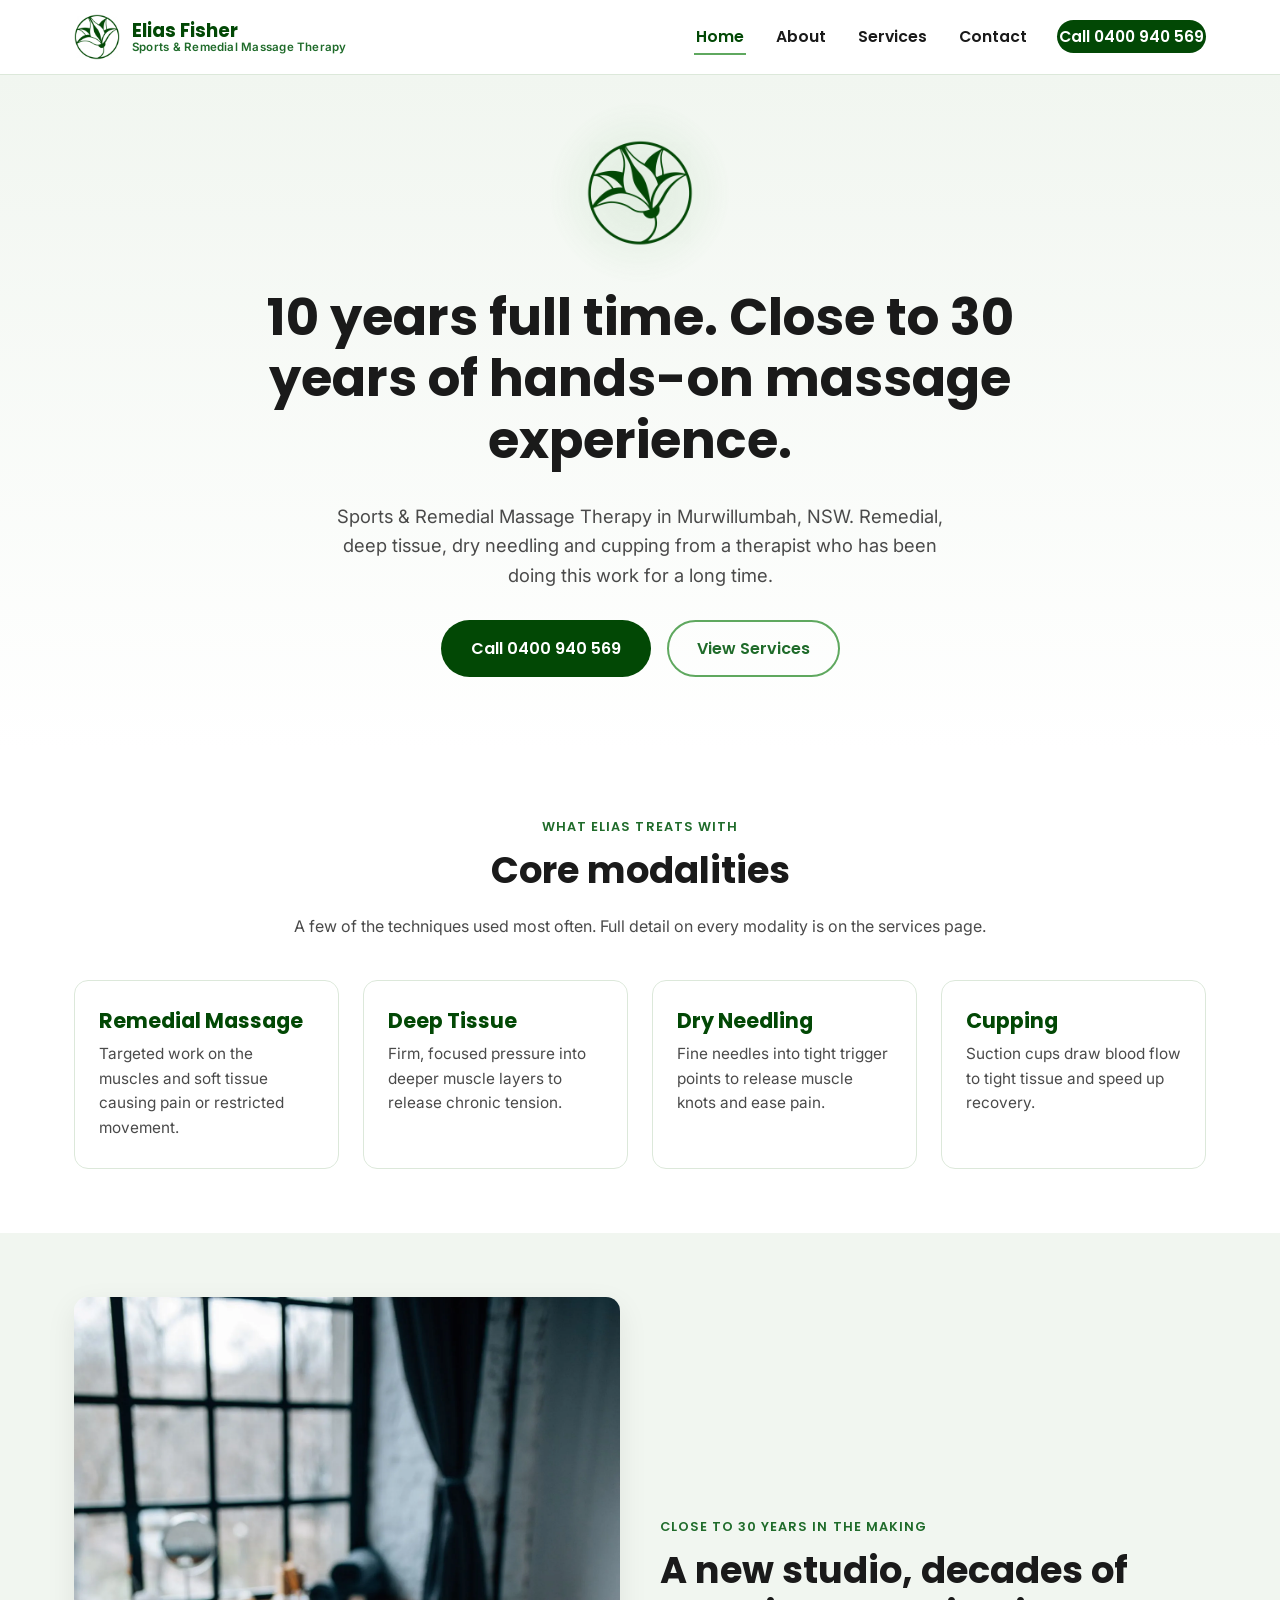
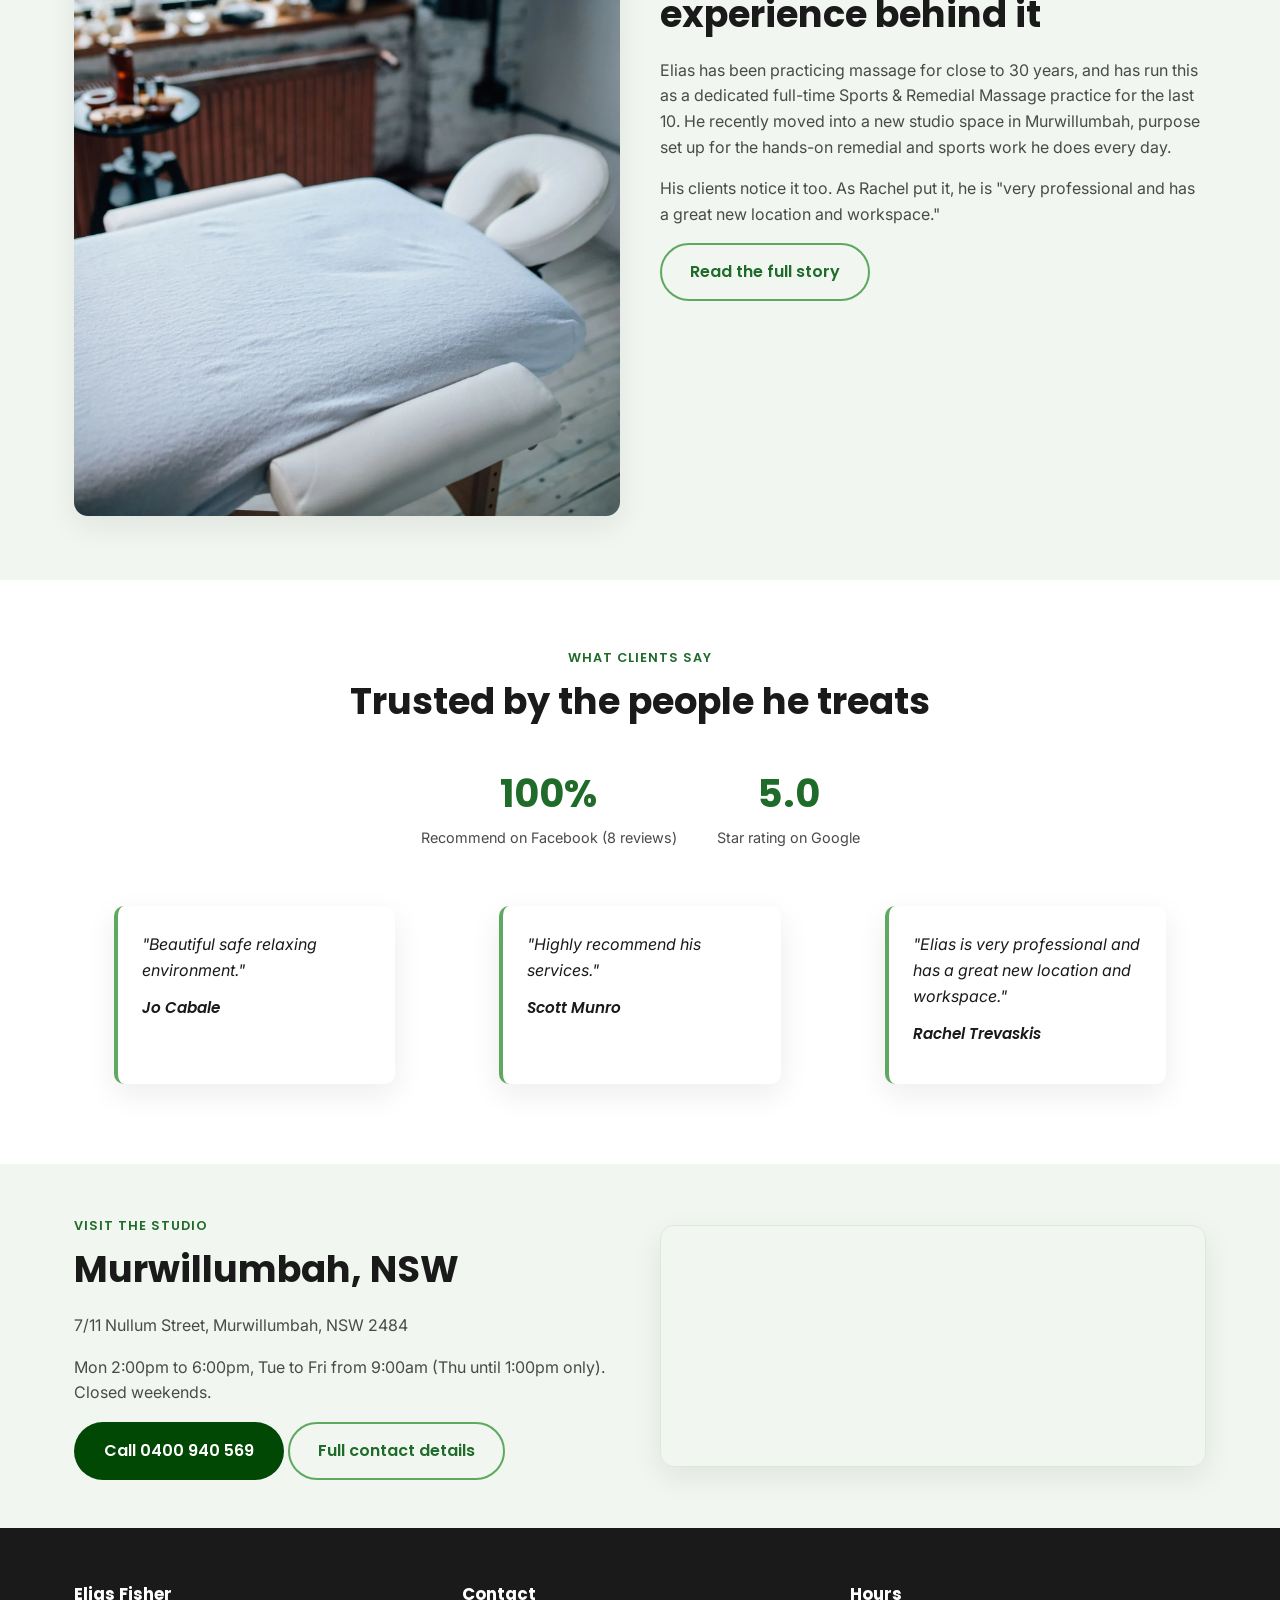
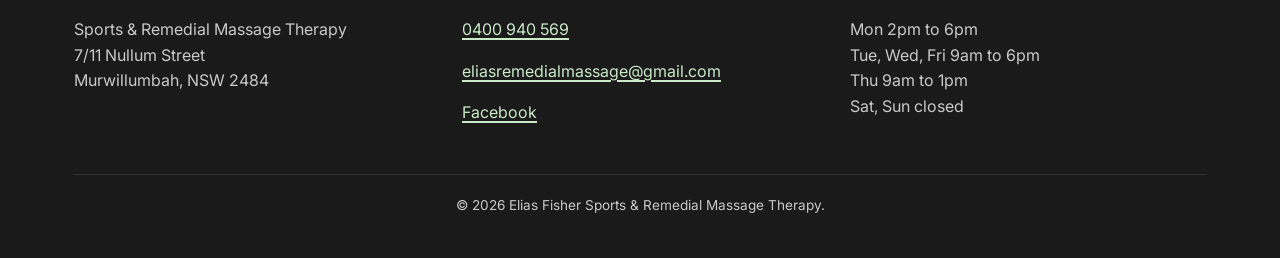
<file: index.html>
<!DOCTYPE html>
<html lang="en-AU">
<head>
<meta charset="UTF-8">
<meta name="viewport" content="width=device-width, initial-scale=1.0">
<title>Elias Fisher Sports & Remedial Massage Therapy | Murwillumbah NSW</title>
<meta name="description" content="Close to 30 years of massage experience, the last 10 full time in Sports & Remedial Massage. Elias Fisher treats clients from his studio in Murwillumbah, NSW.">
<link rel="icon" href="images/favicon.ico?v=2" sizes="any">
<link rel="icon" href="images/favicon-32.png?v=2" type="image/png" sizes="32x32">
<link rel="apple-touch-icon" href="images/apple-touch-icon.png?v=2">

<meta property="og:title" content="Elias Fisher Sports & Remedial Massage Therapy">
<meta property="og:description" content="Close to 30 years of massage experience, the last 10 full time in Sports & Remedial Massage. Based in Murwillumbah, NSW.">
<meta property="og:image" content="images/deep-tissue-back-massage.jpg">
<meta property="og:type" content="website">
<meta property="og:locale" content="en_AU">

<link rel="preconnect" href="https://fonts.googleapis.com">
<link rel="preconnect" href="https://fonts.gstatic.com" crossorigin>
<link href="https://fonts.googleapis.com/css2?family=Poppins:wght@500;600;700&family=Inter:wght@400;500;600&display=swap" rel="stylesheet">
<link rel="stylesheet" href="styles.css">
</head>
<body>
<a class="skip-link" href="#main">Skip to main content</a>

<header class="site-header">
  <nav class="nav-bar" aria-label="Primary">
    <a class="brand" href="index.html">
      <img src="images/logo-icon.png" alt="Elias Fisher Sports & Remedial Massage Therapy logo, a green leaf inside a circle" width="46" height="46">
      <span class="brand-text">
        <span class="brand-name">Elias Fisher</span>
        <span class="brand-tagline">Sports &amp; Remedial Massage Therapy</span>
      </span>
    </a>
    <button class="nav-toggle" aria-label="Open menu" aria-expanded="false" aria-controls="primary-menu">
      <span class="nav-toggle-bar"></span>
      <span class="nav-toggle-bar"></span>
      <span class="nav-toggle-bar"></span>
    </button>
    <ul class="nav-menu" id="primary-menu">
      <li><a href="index.html" aria-current="page">Home</a></li>
      <li><a href="about.html">About</a></li>
      <li><a href="services.html">Services</a></li>
      <li><a href="contact.html">Contact</a></li>
      <li><a class="nav-call" href="tel:+61400940569" data-phone-link>Call 0400 940 569</a></li>
    </ul>
  </nav>
</header>

<main id="main">

  <section class="hero">
    <div class="container hero-inner">
      <div class="hero-icon-wrap">
        <span class="hero-halo" aria-hidden="true"></span>
        <img class="hero-icon" src="images/logo-icon.png" alt="" width="108" height="108">
      </div>
      <div>
        <h1>10 years full time. Close to 30 years of hands-on massage experience.</h1>
        <p class="hero-subhead">Sports &amp; Remedial Massage Therapy in Murwillumbah, NSW. Remedial, deep tissue, dry needling and cupping from a therapist who has been doing this work for a long time.</p>
        <div class="hero-actions">
          <a class="btn btn-primary" href="tel:+61400940569" data-phone-link>Call 0400 940 569</a>
          <a class="btn btn-secondary" href="services.html">View Services</a>
        </div>
      </div>
    </div>
  </section>

  <section aria-labelledby="modalities-heading">
    <div class="container">
      <div class="section-header reveal">
        <span class="eyebrow">What Elias treats with</span>
        <h2 id="modalities-heading">Core modalities</h2>
        <p>A few of the techniques used most often. Full detail on every modality is on the services page.</p>
      </div>
      <div class="card-grid">
        <a class="modality-card reveal" href="services.html#remedial-massage">
          <h3>Remedial Massage</h3>
          <p>Targeted work on the muscles and soft tissue causing pain or restricted movement.</p>
        </a>
        <a class="modality-card reveal" href="services.html#deep-tissue">
          <h3>Deep Tissue</h3>
          <p>Firm, focused pressure into deeper muscle layers to release chronic tension.</p>
        </a>
        <a class="modality-card reveal" href="services.html#dry-needling">
          <h3>Dry Needling</h3>
          <p>Fine needles into tight trigger points to release muscle knots and ease pain.</p>
        </a>
        <a class="modality-card reveal" href="services.html#cupping">
          <h3>Cupping</h3>
          <p>Suction cups draw blood flow to tight tissue and speed up recovery.</p>
        </a>
      </div>
    </div>
  </section>

  <section class="section-alt" aria-labelledby="story-heading">
    <div class="container split">
      <div class="split-media reveal">
        <picture>
          <source srcset="images/remedial-massage-studio-treatment-room.webp" type="image/webp">
          <img src="images/remedial-massage-studio-treatment-room.jpg" alt="Calm treatment room set up for a remedial massage session, with a covered massage table and treatment tools nearby" width="1600" height="2400" loading="lazy">
        </picture>
      </div>
      <div class="reveal">
        <span class="eyebrow">Close to 30 years in the making</span>
        <h2 id="story-heading">A new studio, decades of experience behind it</h2>
        <p>Elias has been practicing massage for close to 30 years, and has run this as a dedicated full-time Sports &amp; Remedial Massage practice for the last 10. He recently moved into a new studio space in Murwillumbah, purpose set up for the hands-on remedial and sports work he does every day.</p>
        <p>His clients notice it too. As Rachel put it, he is "very professional and has a great new location and workspace."</p>
        <a class="btn btn-secondary" href="about.html">Read the full story</a>
      </div>
    </div>
  </section>

  <section aria-labelledby="trust-heading">
    <div class="container">
      <div class="section-header reveal">
        <span class="eyebrow">What clients say</span>
        <h2 id="trust-heading">Trusted by the people he treats</h2>
      </div>
      <div class="trust-stats reveal">
        <div>
          <span class="trust-stat-number">100%</span>
          <span class="stat-label">Recommend on Facebook (8 reviews)</span>
        </div>
        <div>
          <span class="trust-stat-number">5.0</span>
          <span class="stat-label">Star rating on Google</span>
        </div>
      </div>
      <div class="quote-grid">
        <blockquote class="quote-card reveal">
          <p>"Beautiful safe relaxing environment."</p>
          <p class="quote-name">Jo Cabale</p>
        </blockquote>
        <blockquote class="quote-card reveal">
          <p>"Highly recommend his services."</p>
          <p class="quote-name">Scott Munro</p>
        </blockquote>
        <blockquote class="quote-card reveal">
          <p>"Elias is very professional and has a great new location and workspace."</p>
          <p class="quote-name">Rachel Trevaskis</p>
        </blockquote>
      </div>
    </div>
  </section>

  <section class="section-alt section-tight" aria-labelledby="visit-heading">
    <div class="container split">
      <div class="reveal">
        <span class="eyebrow">Visit the studio</span>
        <h2 id="visit-heading">Murwillumbah, NSW</h2>
        <p>7/11 Nullum Street, Murwillumbah, NSW 2484</p>
        <p>Mon 2:00pm to 6:00pm, Tue to Fri from 9:00am (Thu until 1:00pm only). Closed weekends.</p>
        <a class="btn btn-primary" href="tel:+61400940569" data-phone-link>Call 0400 940 569</a>
        <a class="btn btn-secondary" href="contact.html">Full contact details</a>
      </div>
      <div class="split-media map-frame-wrap map-small reveal">
        <iframe
          src="https://www.google.com/maps?q=7-11+Nullum+Street,+Murwillumbah,+NSW,+2484&output=embed"
          title="Map showing Elias Fisher Sports & Remedial Massage Therapy studio location"
          loading="lazy"
          referrerpolicy="no-referrer-when-downgrade"></iframe>
      </div>
    </div>
  </section>

</main>

<footer class="site-footer">
  <div class="container">
    <div class="footer-grid">
      <div>
        <h3>Elias Fisher</h3>
        <p>Sports &amp; Remedial Massage Therapy<br>7/11 Nullum Street<br>Murwillumbah, NSW 2484</p>
      </div>
      <div>
        <h3>Contact</h3>
        <p><a href="tel:+61400940569" data-phone-link>0400 940 569</a></p>
        <p><a href="mailto:eliasremedialmassage@gmail.com">eliasremedialmassage@gmail.com</a></p>
        <p><a href="https://www.facebook.com/EliasRemedialMassage" target="_blank" rel="noopener">Facebook</a></p>
      </div>
      <div>
        <h3>Hours</h3>
        <p>Mon 2pm to 6pm<br>Tue, Wed, Fri 9am to 6pm<br>Thu 9am to 1pm<br>Sat, Sun closed</p>
      </div>
    </div>
    <div class="footer-bottom">
      <p>&copy; 2026 Elias Fisher Sports &amp; Remedial Massage Therapy.</p>
    </div>
  </div>
</footer>

<script src="main.js"></script>
</body>
</html>
</file>
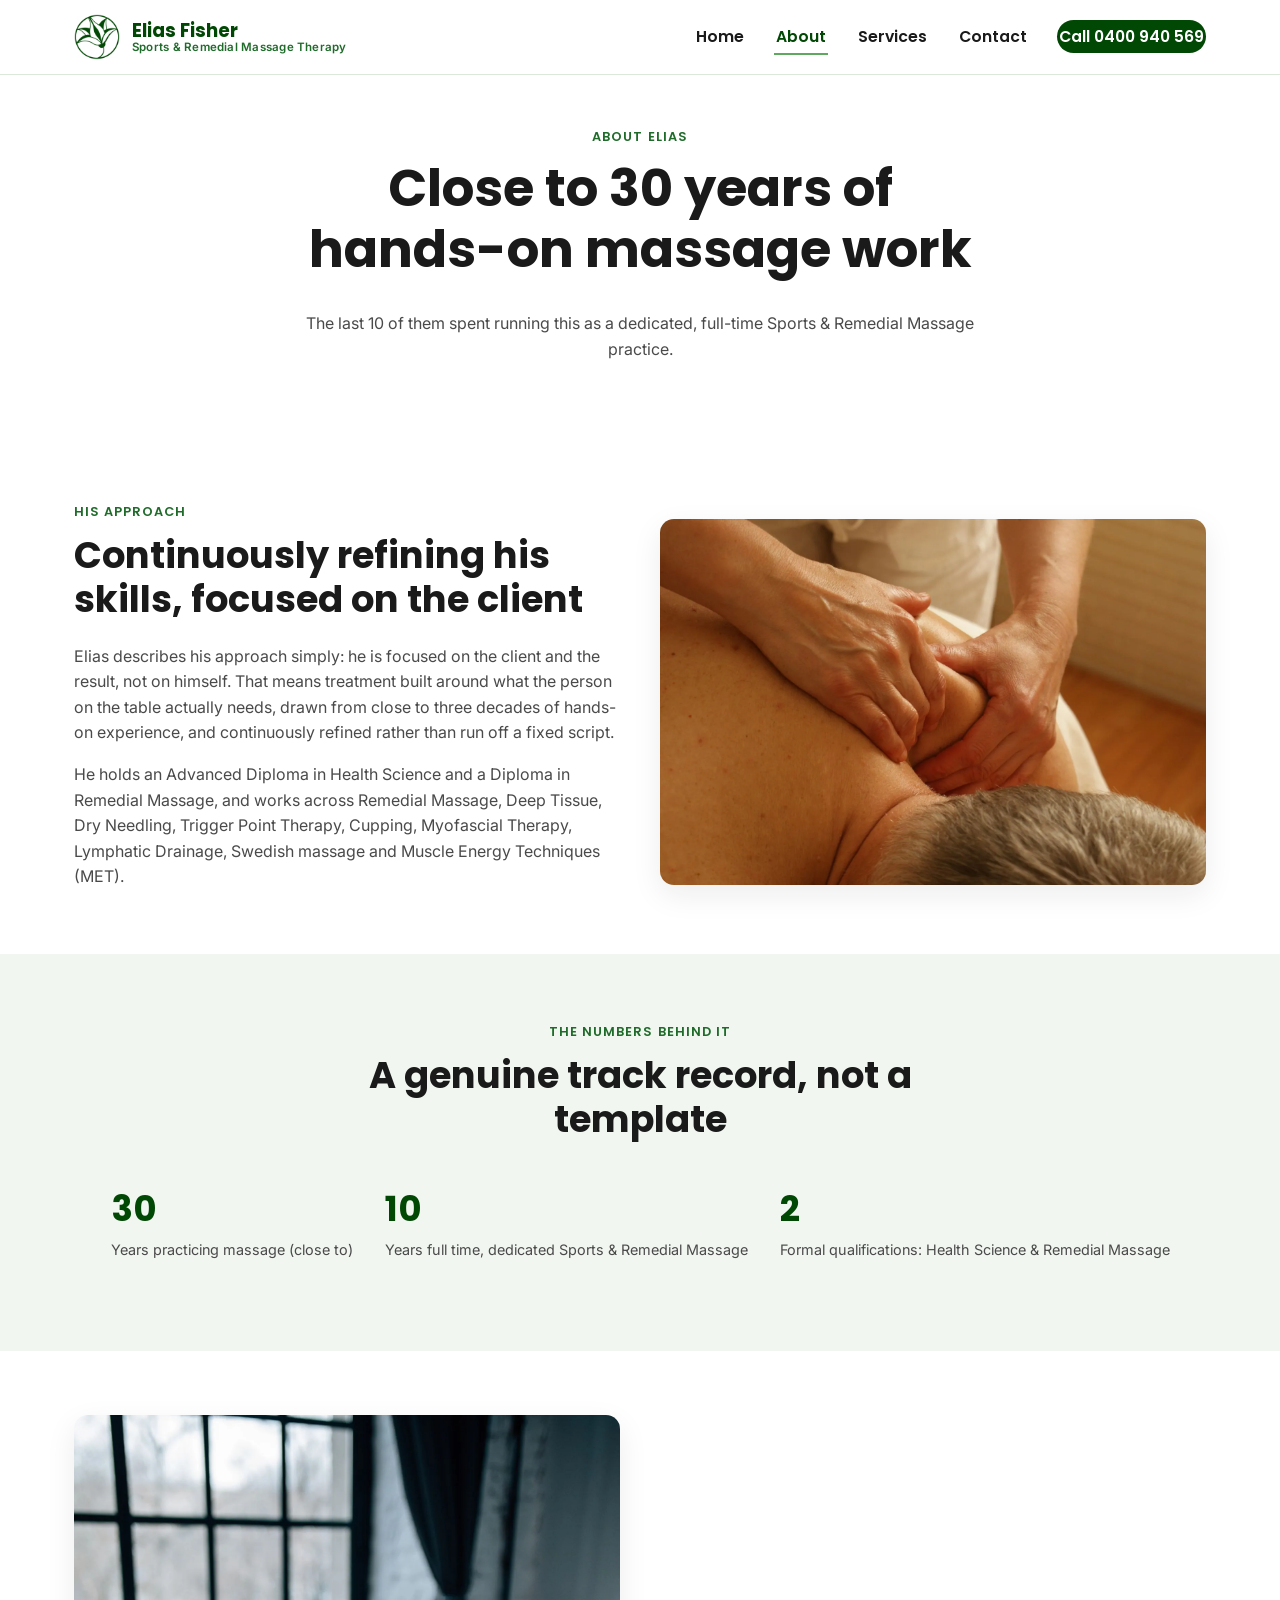
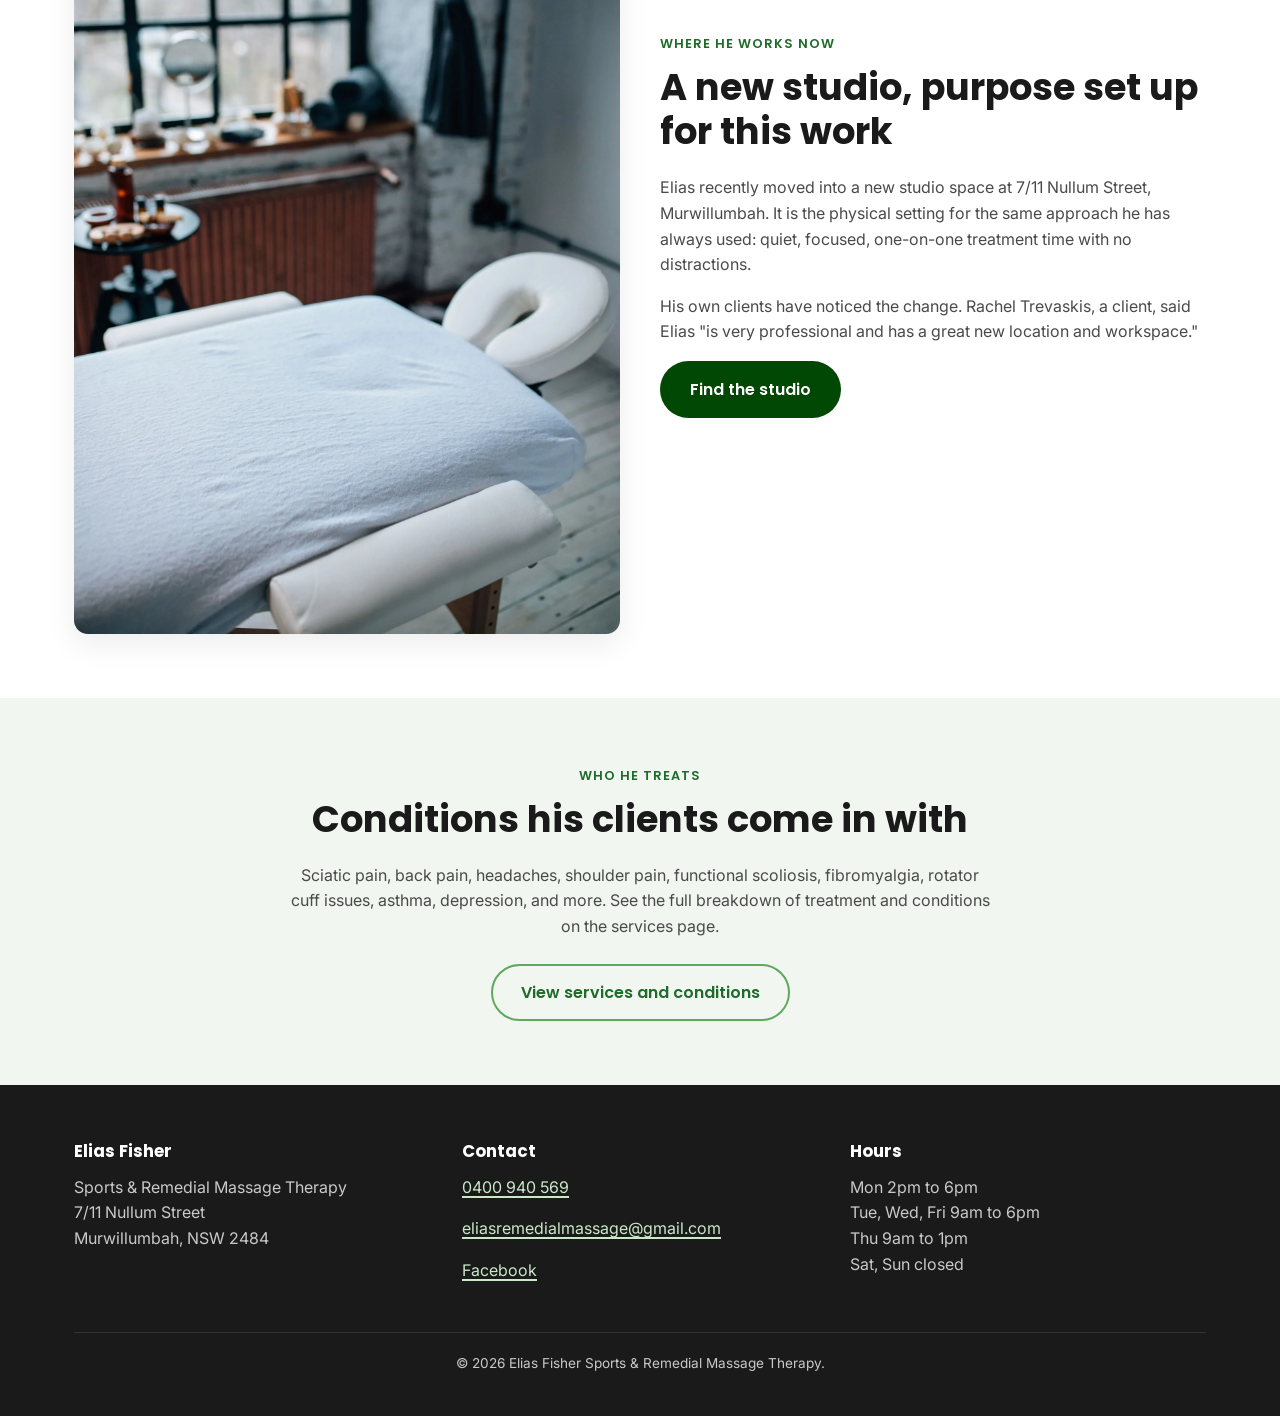
<file: about.html>
<!DOCTYPE html>
<html lang="en-AU">
<head>
<meta charset="UTF-8">
<meta name="viewport" content="width=device-width, initial-scale=1.0">
<title>About Elias Fisher | Sports & Remedial Massage Therapy, Murwillumbah</title>
<meta name="description" content="Close to 30 years practicing massage, the last 10 full time as a dedicated Sports & Remedial Massage Therapist. Advanced Diploma in Health Science, Diploma in Remedial Massage.">
<link rel="icon" href="images/favicon.ico?v=2" sizes="any">
<link rel="icon" href="images/favicon-32.png?v=2" type="image/png" sizes="32x32">
<link rel="apple-touch-icon" href="images/apple-touch-icon.png?v=2">

<meta property="og:title" content="About Elias Fisher | Sports & Remedial Massage Therapy">
<meta property="og:description" content="Close to 30 years practicing massage, the last 10 full time as a dedicated Sports & Remedial Massage Therapist in Murwillumbah, NSW.">
<meta property="og:image" content="images/deep-tissue-shoulder-massage.jpg">
<meta property="og:type" content="website">
<meta property="og:locale" content="en_AU">

<link rel="preconnect" href="https://fonts.googleapis.com">
<link rel="preconnect" href="https://fonts.gstatic.com" crossorigin>
<link href="https://fonts.googleapis.com/css2?family=Poppins:wght@500;600;700&family=Inter:wght@400;500;600&display=swap" rel="stylesheet">
<link rel="stylesheet" href="styles.css">
</head>
<body>
<a class="skip-link" href="#main">Skip to main content</a>

<header class="site-header">
  <nav class="nav-bar" aria-label="Primary">
    <a class="brand" href="index.html">
      <img src="images/logo-icon.png" alt="Elias Fisher Sports & Remedial Massage Therapy logo, a green leaf inside a circle" width="46" height="46">
      <span class="brand-text">
        <span class="brand-name">Elias Fisher</span>
        <span class="brand-tagline">Sports &amp; Remedial Massage Therapy</span>
      </span>
    </a>
    <button class="nav-toggle" aria-label="Open menu" aria-expanded="false" aria-controls="primary-menu">
      <span class="nav-toggle-bar"></span>
      <span class="nav-toggle-bar"></span>
      <span class="nav-toggle-bar"></span>
    </button>
    <ul class="nav-menu" id="primary-menu">
      <li><a href="index.html">Home</a></li>
      <li><a href="about.html" aria-current="page">About</a></li>
      <li><a href="services.html">Services</a></li>
      <li><a href="contact.html">Contact</a></li>
      <li><a class="nav-call" href="tel:+61400940569" data-phone-link>Call 0400 940 569</a></li>
    </ul>
  </nav>
</header>

<main id="main">

  <section class="section-tight">
    <div class="container">
      <div class="section-header reveal">
        <span class="eyebrow">About Elias</span>
        <h1>Close to 30 years of hands-on massage work</h1>
        <p>The last 10 of them spent running this as a dedicated, full-time Sports &amp; Remedial Massage practice.</p>
      </div>
    </div>
  </section>

  <section class="section-tight" aria-labelledby="approach-heading">
    <div class="container split split-reverse">
      <div class="split-media reveal">
        <picture>
          <source srcset="images/deep-tissue-shoulder-massage.webp" type="image/webp">
          <img src="images/deep-tissue-shoulder-massage.jpg" alt="Close-up of a therapist applying focused thumb pressure to a client's shoulder during a deep tissue massage" width="1600" height="1071" loading="lazy">
        </picture>
      </div>
      <div class="reveal">
        <span class="eyebrow">His approach</span>
        <h2 id="approach-heading">Continuously refining his skills, focused on the client</h2>
        <p>Elias describes his approach simply: he is focused on the client and the result, not on himself. That means treatment built around what the person on the table actually needs, drawn from close to three decades of hands-on experience, and continuously refined rather than run off a fixed script.</p>
        <p>He holds an Advanced Diploma in Health Science and a Diploma in Remedial Massage, and works across Remedial Massage, Deep Tissue, Dry Needling, Trigger Point Therapy, Cupping, Myofascial Therapy, Lymphatic Drainage, Swedish massage and Muscle Energy Techniques (MET).</p>
      </div>
    </div>
  </section>

  <section class="section-alt" aria-labelledby="timeline-heading">
    <div class="container">
      <div class="section-header reveal">
        <span class="eyebrow">The numbers behind it</span>
        <h2 id="timeline-heading">A genuine track record, not a template</h2>
      </div>
      <div class="stat-row reveal stat-row-centered">
        <div class="stat">
          <span class="stat-number">30</span>
          <span class="stat-label">Years practicing massage (close to)</span>
        </div>
        <div class="stat">
          <span class="stat-number">10</span>
          <span class="stat-label">Years full time, dedicated Sports &amp; Remedial Massage</span>
        </div>
        <div class="stat">
          <span class="stat-number">2</span>
          <span class="stat-label">Formal qualifications: Health Science &amp; Remedial Massage</span>
        </div>
      </div>
    </div>
  </section>

  <section aria-labelledby="studio-heading">
    <div class="container split">
      <div class="split-media reveal">
        <picture>
          <source srcset="images/remedial-massage-studio-treatment-room.webp" type="image/webp">
          <img src="images/remedial-massage-studio-treatment-room.jpg" alt="Quiet, purpose-set-up treatment room with a covered massage table, ready for a session" width="1600" height="2400" loading="lazy">
        </picture>
      </div>
      <div class="reveal">
        <span class="eyebrow">Where he works now</span>
        <h2 id="studio-heading">A new studio, purpose set up for this work</h2>
        <p>Elias recently moved into a new studio space at 7/11 Nullum Street, Murwillumbah. It is the physical setting for the same approach he has always used: quiet, focused, one-on-one treatment time with no distractions.</p>
        <p>His own clients have noticed the change. Rachel Trevaskis, a client, said Elias "is very professional and has a great new location and workspace."</p>
        <a class="btn btn-primary" href="contact.html">Find the studio</a>
      </div>
    </div>
  </section>

  <section class="section-alt" aria-labelledby="conditions-heading">
    <div class="container text-center">
      <div class="section-header reveal section-header-tight">
        <span class="eyebrow">Who he treats</span>
        <h2 id="conditions-heading">Conditions his clients come in with</h2>
        <p>Sciatic pain, back pain, headaches, shoulder pain, functional scoliosis, fibromyalgia, rotator cuff issues, asthma, depression, and more. See the full breakdown of treatment and conditions on the services page.</p>
      </div>
      <a class="btn btn-secondary reveal" href="services.html">View services and conditions</a>
    </div>
  </section>

</main>

<footer class="site-footer">
  <div class="container">
    <div class="footer-grid">
      <div>
        <h3>Elias Fisher</h3>
        <p>Sports &amp; Remedial Massage Therapy<br>7/11 Nullum Street<br>Murwillumbah, NSW 2484</p>
      </div>
      <div>
        <h3>Contact</h3>
        <p><a href="tel:+61400940569" data-phone-link>0400 940 569</a></p>
        <p><a href="mailto:eliasremedialmassage@gmail.com">eliasremedialmassage@gmail.com</a></p>
        <p><a href="https://www.facebook.com/EliasRemedialMassage" target="_blank" rel="noopener">Facebook</a></p>
      </div>
      <div>
        <h3>Hours</h3>
        <p>Mon 2pm to 6pm<br>Tue, Wed, Fri 9am to 6pm<br>Thu 9am to 1pm<br>Sat, Sun closed</p>
      </div>
    </div>
    <div class="footer-bottom">
      <p>&copy; 2026 Elias Fisher Sports &amp; Remedial Massage Therapy.</p>
    </div>
  </div>
</footer>

<script src="main.js"></script>
</body>
</html>
</file>
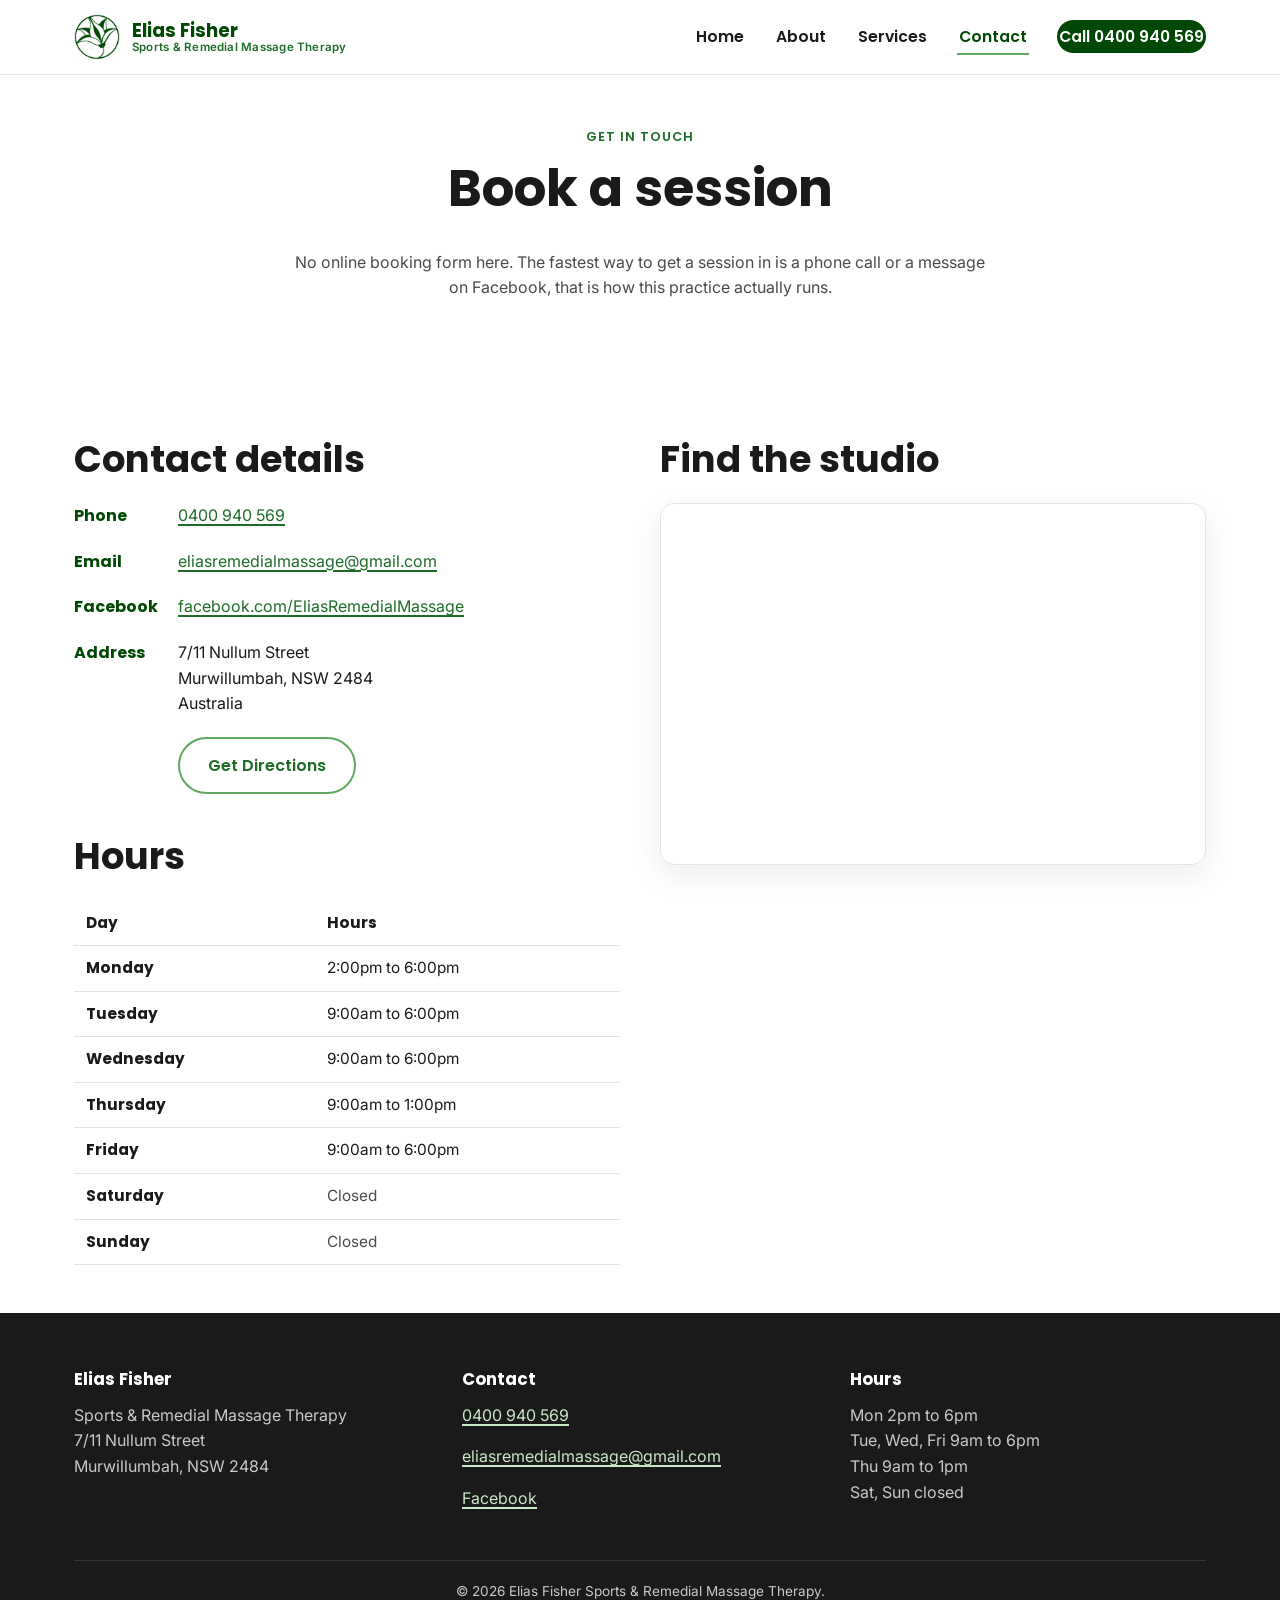
<file: contact.html>
<!DOCTYPE html>
<html lang="en-AU">
<head>
<meta charset="UTF-8">
<meta name="viewport" content="width=device-width, initial-scale=1.0">
<title>Contact | Elias Fisher Sports & Remedial Massage Therapy, Murwillumbah</title>
<meta name="description" content="Call, email or message Elias Fisher Sports & Remedial Massage Therapy at 7/11 Nullum Street, Murwillumbah, NSW 2484. Phone 0400 940 569.">
<link rel="icon" href="images/favicon.ico?v=2" sizes="any">
<link rel="icon" href="images/favicon-32.png?v=2" type="image/png" sizes="32x32">
<link rel="apple-touch-icon" href="images/apple-touch-icon.png?v=2">

<meta property="og:title" content="Contact | Elias Fisher Sports & Remedial Massage Therapy">
<meta property="og:description" content="7/11 Nullum Street, Murwillumbah, NSW 2484. Phone 0400 940 569. The fastest way to book is a call or a Facebook message.">
<meta property="og:image" content="images/remedial-massage-studio-treatment-room.jpg">
<meta property="og:type" content="website">
<meta property="og:locale" content="en_AU">

<link rel="preconnect" href="https://fonts.googleapis.com">
<link rel="preconnect" href="https://fonts.gstatic.com" crossorigin>
<link href="https://fonts.googleapis.com/css2?family=Poppins:wght@500;600;700&family=Inter:wght@400;500;600&display=swap" rel="stylesheet">
<link rel="stylesheet" href="styles.css">
</head>
<body>
<a class="skip-link" href="#main">Skip to main content</a>

<header class="site-header">
  <nav class="nav-bar" aria-label="Primary">
    <a class="brand" href="index.html">
      <img src="images/logo-icon.png" alt="Elias Fisher Sports & Remedial Massage Therapy logo, a green leaf inside a circle" width="46" height="46">
      <span class="brand-text">
        <span class="brand-name">Elias Fisher</span>
        <span class="brand-tagline">Sports &amp; Remedial Massage Therapy</span>
      </span>
    </a>
    <button class="nav-toggle" aria-label="Open menu" aria-expanded="false" aria-controls="primary-menu">
      <span class="nav-toggle-bar"></span>
      <span class="nav-toggle-bar"></span>
      <span class="nav-toggle-bar"></span>
    </button>
    <ul class="nav-menu" id="primary-menu">
      <li><a href="index.html">Home</a></li>
      <li><a href="about.html">About</a></li>
      <li><a href="services.html">Services</a></li>
      <li><a href="contact.html" aria-current="page">Contact</a></li>
      <li><a class="nav-call" href="tel:+61400940569" data-phone-link>Call 0400 940 569</a></li>
    </ul>
  </nav>
</header>

<main id="main">

  <section class="section-tight">
    <div class="container">
      <div class="section-header reveal">
        <span class="eyebrow">Get in touch</span>
        <h1>Book a session</h1>
        <p>No online booking form here. The fastest way to get a session in is a phone call or a message on Facebook, that is how this practice actually runs.</p>
      </div>
    </div>
  </section>

  <section class="section-tight" aria-label="Contact details and location">
    <div class="container contact-grid">

      <div class="reveal">
        <h2>Contact details</h2>

        <div class="contact-detail">
          <span class="contact-detail-label">Phone</span>
          <a href="tel:+61400940569" data-phone-link>0400 940 569</a>
        </div>

        <div class="contact-detail">
          <span class="contact-detail-label">Email</span>
          <a href="mailto:eliasremedialmassage@gmail.com">eliasremedialmassage@gmail.com</a>
        </div>

        <div class="contact-detail">
          <span class="contact-detail-label">Facebook</span>
          <a href="https://www.facebook.com/EliasRemedialMassage" target="_blank" rel="noopener">facebook.com/EliasRemedialMassage</a>
        </div>

        <div class="contact-detail">
          <span class="contact-detail-label">Address</span>
          <span>7/11 Nullum Street<br>Murwillumbah, NSW 2484<br>Australia</span>
        </div>

        <div class="contact-detail">
          <span class="contact-detail-label"></span>
          <a class="btn btn-secondary" href="https://www.google.com/maps/dir/?api=1&destination=7-11+Nullum+Street,+Murwillumbah,+NSW,+2484" target="_blank" rel="noopener">Get Directions</a>
        </div>

        <h2 class="mt-lg">Hours</h2>
        <table class="hours-table">
          <thead>
            <tr><th scope="col">Day</th><th scope="col">Hours</th></tr>
          </thead>
          <tbody>
            <tr><th scope="row">Monday</th><td>2:00pm to 6:00pm</td></tr>
            <tr><th scope="row">Tuesday</th><td>9:00am to 6:00pm</td></tr>
            <tr><th scope="row">Wednesday</th><td>9:00am to 6:00pm</td></tr>
            <tr><th scope="row">Thursday</th><td>9:00am to 1:00pm</td></tr>
            <tr><th scope="row">Friday</th><td>9:00am to 6:00pm</td></tr>
            <tr><th scope="row">Saturday</th><td class="closed">Closed</td></tr>
            <tr><th scope="row">Sunday</th><td class="closed">Closed</td></tr>
          </tbody>
        </table>
      </div>

      <div class="reveal">
        <h2>Find the studio</h2>
        <div class="map-frame-wrap">
          <iframe
            src="https://www.google.com/maps?q=7-11+Nullum+Street,+Murwillumbah,+NSW,+2484&output=embed"
            title="Map showing Elias Fisher Sports & Remedial Massage Therapy studio location at 7/11 Nullum Street, Murwillumbah"
            loading="lazy"
            referrerpolicy="no-referrer-when-downgrade"></iframe>
        </div>
      </div>

    </div>
  </section>

</main>

<footer class="site-footer">
  <div class="container">
    <div class="footer-grid">
      <div>
        <h3>Elias Fisher</h3>
        <p>Sports &amp; Remedial Massage Therapy<br>7/11 Nullum Street<br>Murwillumbah, NSW 2484</p>
      </div>
      <div>
        <h3>Contact</h3>
        <p><a href="tel:+61400940569" data-phone-link>0400 940 569</a></p>
        <p><a href="mailto:eliasremedialmassage@gmail.com">eliasremedialmassage@gmail.com</a></p>
        <p><a href="https://www.facebook.com/EliasRemedialMassage" target="_blank" rel="noopener">Facebook</a></p>
      </div>
      <div>
        <h3>Hours</h3>
        <p>Mon 2pm to 6pm<br>Tue, Wed, Fri 9am to 6pm<br>Thu 9am to 1pm<br>Sat, Sun closed</p>
      </div>
    </div>
    <div class="footer-bottom">
      <p>&copy; 2026 Elias Fisher Sports &amp; Remedial Massage Therapy.</p>
    </div>
  </div>
</footer>

<script src="main.js"></script>
</body>
</html>
</file>
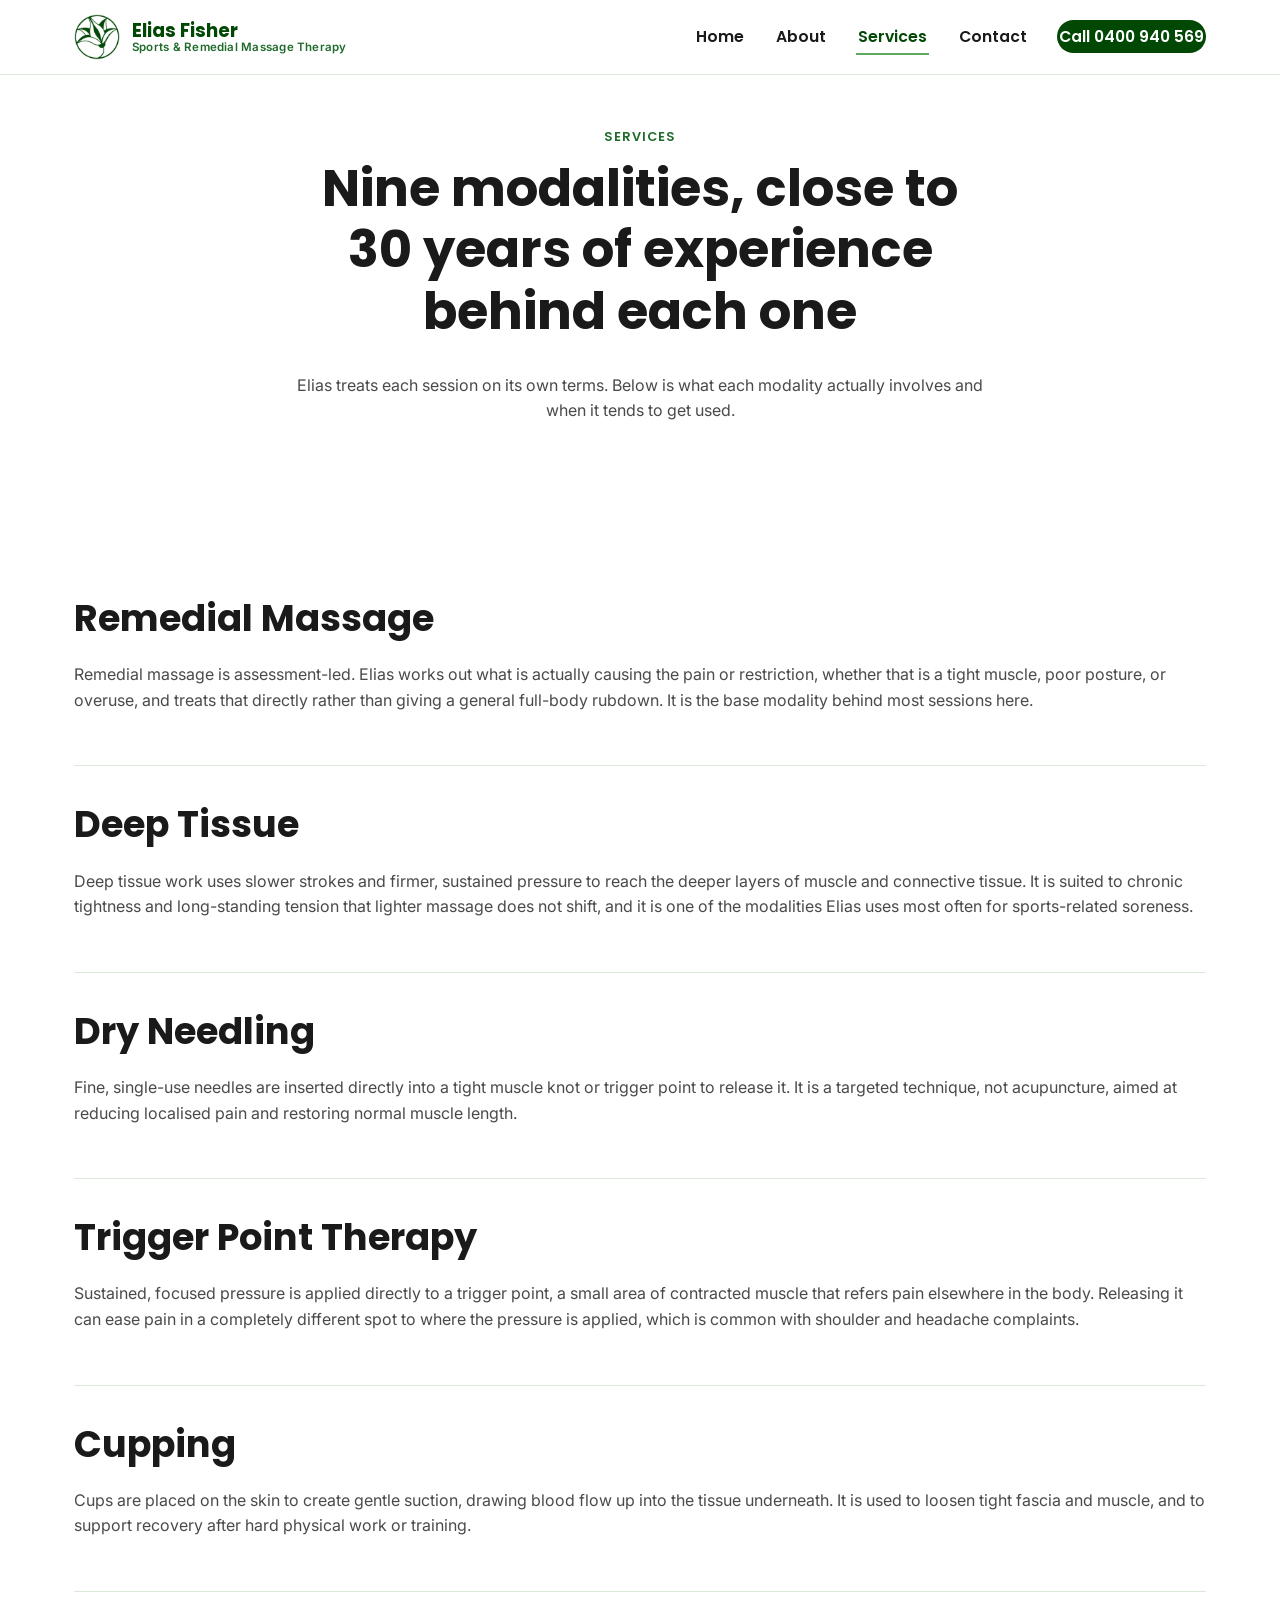
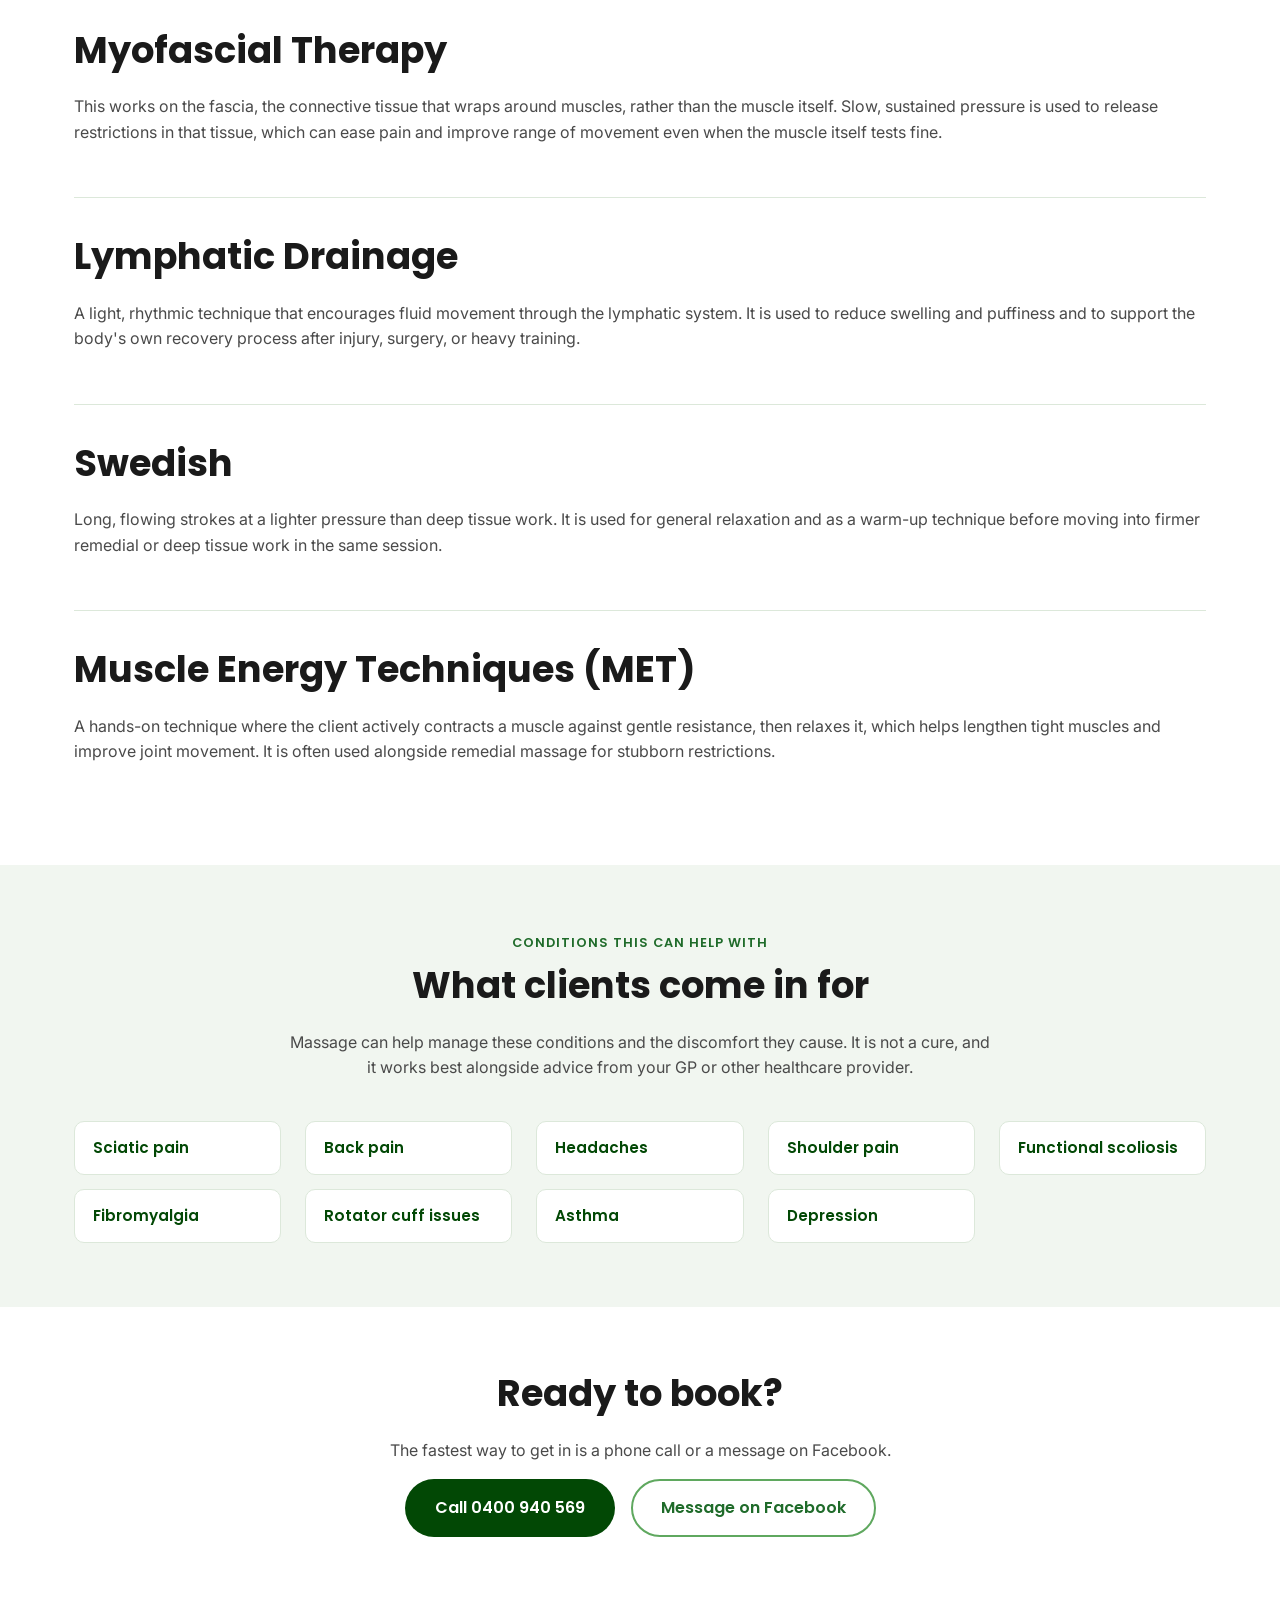
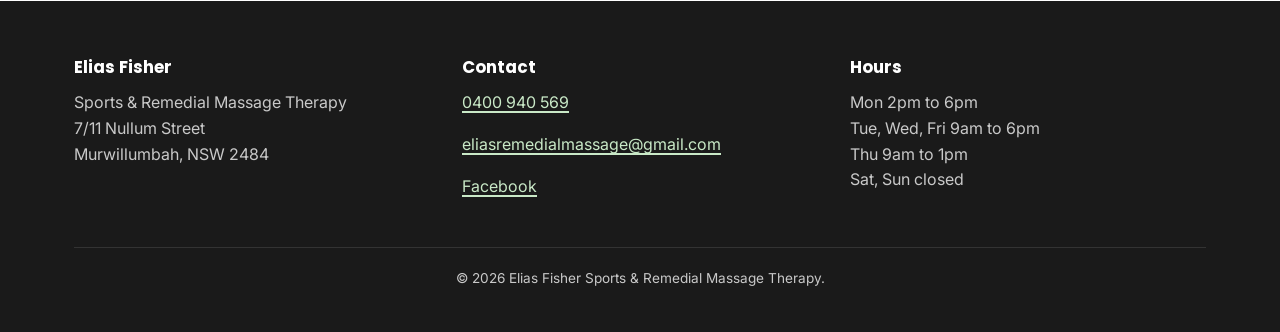
<file: services.html>
<!DOCTYPE html>
<html lang="en-AU">
<head>
<meta charset="UTF-8">
<meta name="viewport" content="width=device-width, initial-scale=1.0">
<title>Services | Elias Fisher Sports & Remedial Massage Therapy, Murwillumbah</title>
<meta name="description" content="Remedial massage, deep tissue, dry needling, cupping, myofascial therapy, lymphatic drainage, trigger point therapy, Swedish and MET, offered in Murwillumbah, NSW.">
<link rel="icon" href="images/favicon.ico?v=2" sizes="any">
<link rel="icon" href="images/favicon-32.png?v=2" type="image/png" sizes="32x32">
<link rel="apple-touch-icon" href="images/apple-touch-icon.png?v=2">

<meta property="og:title" content="Services | Elias Fisher Sports & Remedial Massage Therapy">
<meta property="og:description" content="Remedial massage, deep tissue, dry needling, cupping, myofascial therapy, lymphatic drainage, trigger point therapy, Swedish and MET in Murwillumbah, NSW.">
<meta property="og:image" content="images/cupping-therapy-treatment.jpg">
<meta property="og:type" content="website">
<meta property="og:locale" content="en_AU">

<link rel="preconnect" href="https://fonts.googleapis.com">
<link rel="preconnect" href="https://fonts.gstatic.com" crossorigin>
<link href="https://fonts.googleapis.com/css2?family=Poppins:wght@500;600;700&family=Inter:wght@400;500;600&display=swap" rel="stylesheet">
<link rel="stylesheet" href="styles.css">
</head>
<body>
<a class="skip-link" href="#main">Skip to main content</a>

<header class="site-header">
  <nav class="nav-bar" aria-label="Primary">
    <a class="brand" href="index.html">
      <img src="images/logo-icon.png" alt="Elias Fisher Sports & Remedial Massage Therapy logo, a green leaf inside a circle" width="46" height="46">
      <span class="brand-text">
        <span class="brand-name">Elias Fisher</span>
        <span class="brand-tagline">Sports &amp; Remedial Massage Therapy</span>
      </span>
    </a>
    <button class="nav-toggle" aria-label="Open menu" aria-expanded="false" aria-controls="primary-menu">
      <span class="nav-toggle-bar"></span>
      <span class="nav-toggle-bar"></span>
      <span class="nav-toggle-bar"></span>
    </button>
    <ul class="nav-menu" id="primary-menu">
      <li><a href="index.html">Home</a></li>
      <li><a href="about.html">About</a></li>
      <li><a href="services.html" aria-current="page">Services</a></li>
      <li><a href="contact.html">Contact</a></li>
      <li><a class="nav-call" href="tel:+61400940569" data-phone-link>Call 0400 940 569</a></li>
    </ul>
  </nav>
</header>

<main id="main">

  <section class="section-tight">
    <div class="container">
      <div class="section-header reveal">
        <span class="eyebrow">Services</span>
        <h1>Nine modalities, close to 30 years of experience behind each one</h1>
        <p>Elias treats each session on its own terms. Below is what each modality actually involves and when it tends to get used.</p>
      </div>
    </div>
  </section>

  <section class="section-tight" aria-label="Modality details">
    <div class="container">

      <div class="service-block reveal" id="remedial-massage">
        <h2>Remedial Massage</h2>
        <p>Remedial massage is assessment-led. Elias works out what is actually causing the pain or restriction, whether that is a tight muscle, poor posture, or overuse, and treats that directly rather than giving a general full-body rubdown. It is the base modality behind most sessions here.</p>
      </div>

      <div class="service-block reveal" id="deep-tissue">
        <h2>Deep Tissue</h2>
        <p>Deep tissue work uses slower strokes and firmer, sustained pressure to reach the deeper layers of muscle and connective tissue. It is suited to chronic tightness and long-standing tension that lighter massage does not shift, and it is one of the modalities Elias uses most often for sports-related soreness.</p>
      </div>

      <div class="service-block reveal" id="dry-needling">
        <h2>Dry Needling</h2>
        <p>Fine, single-use needles are inserted directly into a tight muscle knot or trigger point to release it. It is a targeted technique, not acupuncture, aimed at reducing localised pain and restoring normal muscle length.</p>
      </div>

      <div class="service-block reveal" id="trigger-point-therapy">
        <h2>Trigger Point Therapy</h2>
        <p>Sustained, focused pressure is applied directly to a trigger point, a small area of contracted muscle that refers pain elsewhere in the body. Releasing it can ease pain in a completely different spot to where the pressure is applied, which is common with shoulder and headache complaints.</p>
      </div>

      <div class="service-block reveal" id="cupping">
        <h2>Cupping</h2>
        <p>Cups are placed on the skin to create gentle suction, drawing blood flow up into the tissue underneath. It is used to loosen tight fascia and muscle, and to support recovery after hard physical work or training.</p>
      </div>

      <div class="service-block reveal" id="myofascial-therapy">
        <h2>Myofascial Therapy</h2>
        <p>This works on the fascia, the connective tissue that wraps around muscles, rather than the muscle itself. Slow, sustained pressure is used to release restrictions in that tissue, which can ease pain and improve range of movement even when the muscle itself tests fine.</p>
      </div>

      <div class="service-block reveal" id="lymphatic-drainage">
        <h2>Lymphatic Drainage</h2>
        <p>A light, rhythmic technique that encourages fluid movement through the lymphatic system. It is used to reduce swelling and puffiness and to support the body's own recovery process after injury, surgery, or heavy training.</p>
      </div>

      <div class="service-block reveal" id="swedish">
        <h2>Swedish</h2>
        <p>Long, flowing strokes at a lighter pressure than deep tissue work. It is used for general relaxation and as a warm-up technique before moving into firmer remedial or deep tissue work in the same session.</p>
      </div>

      <div class="service-block reveal" id="met">
        <h2>Muscle Energy Techniques (MET)</h2>
        <p>A hands-on technique where the client actively contracts a muscle against gentle resistance, then relaxes it, which helps lengthen tight muscles and improve joint movement. It is often used alongside remedial massage for stubborn restrictions.</p>
      </div>

    </div>
  </section>

  <section class="section-alt" aria-labelledby="conditions-heading">
    <div class="container">
      <div class="section-header reveal">
        <span class="eyebrow">Conditions this can help with</span>
        <h2 id="conditions-heading">What clients come in for</h2>
        <p>Massage can help manage these conditions and the discomfort they cause. It is not a cure, and it works best alongside advice from your GP or other healthcare provider.</p>
      </div>
      <ul class="condition-list reveal">
        <li>Sciatic pain</li>
        <li>Back pain</li>
        <li>Headaches</li>
        <li>Shoulder pain</li>
        <li>Functional scoliosis</li>
        <li>Fibromyalgia</li>
        <li>Rotator cuff issues</li>
        <li>Asthma</li>
        <li>Depression</li>
      </ul>
    </div>
  </section>

  <section aria-label="Book a session">
    <div class="container text-center">
      <h2 class="reveal">Ready to book?</h2>
      <p class="reveal">The fastest way to get in is a phone call or a message on Facebook.</p>
      <div class="hero-actions reveal">
        <a class="btn btn-primary" href="tel:+61400940569" data-phone-link>Call 0400 940 569</a>
        <a class="btn btn-secondary" href="https://www.facebook.com/EliasRemedialMassage" target="_blank" rel="noopener">Message on Facebook</a>
      </div>
    </div>
  </section>

</main>

<footer class="site-footer">
  <div class="container">
    <div class="footer-grid">
      <div>
        <h3>Elias Fisher</h3>
        <p>Sports &amp; Remedial Massage Therapy<br>7/11 Nullum Street<br>Murwillumbah, NSW 2484</p>
      </div>
      <div>
        <h3>Contact</h3>
        <p><a href="tel:+61400940569" data-phone-link>0400 940 569</a></p>
        <p><a href="mailto:eliasremedialmassage@gmail.com">eliasremedialmassage@gmail.com</a></p>
        <p><a href="https://www.facebook.com/EliasRemedialMassage" target="_blank" rel="noopener">Facebook</a></p>
      </div>
      <div>
        <h3>Hours</h3>
        <p>Mon 2pm to 6pm<br>Tue, Wed, Fri 9am to 6pm<br>Thu 9am to 1pm<br>Sat, Sun closed</p>
      </div>
    </div>
    <div class="footer-bottom">
      <p>&copy; 2026 Elias Fisher Sports &amp; Remedial Massage Therapy.</p>
    </div>
  </div>
</footer>

<script src="main.js"></script>
</body>
</html>
</file>
<file: styles.css>
/* Elias Fisher Sports & Remedial Massage Therapy
   Palette taken from the client's logo: deep forest green #024805 (sampled
   from logo file). Mid green and tints are derived from it; all text pairs
   pass WCAG AA on white. */
:root {
  --green-primary: #5FA85F;
  --green-mid: #1F6B2A;
  --green-deep: #024805;
  --white: #FFFFFF;
  --charcoal: #1A1A1A;
  --charcoal-soft: #4A4A4A;
  --border-soft: #DCE8DA;
  --surface-tint: #F1F6F0;

  --font-heading: 'Poppins', sans-serif;
  --font-body: 'Inter', sans-serif;

  --max-width: 1180px;
  --radius: 14px;
  --shadow-soft: 0 10px 30px rgba(26, 26, 26, 0.08);
  --transition-fast: 0.2s ease;
}

*, *::before, *::after {
  box-sizing: border-box;
}

html {
  scroll-behavior: smooth;
}

@media (prefers-reduced-motion: reduce) {
  html {
    scroll-behavior: auto;
  }
  *, *::before, *::after {
    animation-duration: 0.001ms !important;
    animation-iteration-count: 1 !important;
    transition-duration: 0.001ms !important;
    scroll-behavior: auto !important;
  }
}

body {
  margin: 0;
  font-family: var(--font-body);
  color: var(--charcoal);
  background: var(--white);
  line-height: 1.6;
  -webkit-font-smoothing: antialiased;
}

h1, h2, h3, h4 {
  font-family: var(--font-heading);
  line-height: 1.2;
  margin: 0 0 0.6em;
  color: var(--charcoal);
}

h1 { font-size: clamp(2.1rem, 4vw, 3.2rem); }
h2 { font-size: clamp(1.6rem, 3vw, 2.3rem); }
h3 { font-size: 1.3rem; }

p {
  margin: 0 0 1em;
  color: var(--charcoal-soft);
}

a {
  color: var(--green-mid);
  text-decoration-thickness: 2px;
  text-underline-offset: 3px;
}

a:hover {
  color: var(--green-deep);
}

img {
  max-width: 100%;
  display: block;
}

ul {
  padding-left: 1.2em;
}

.container {
  max-width: var(--max-width);
  margin: 0 auto;
  padding: 0 24px;
}

/* Focus states: never suppressed */
a:focus-visible,
button:focus-visible,
input:focus-visible {
  outline: 3px solid var(--green-mid);
  outline-offset: 3px;
  border-radius: 4px;
}

/* Skip link */
.skip-link {
  position: absolute;
  left: -999px;
  top: auto;
  background: var(--charcoal);
  color: var(--white);
  padding: 12px 20px;
  z-index: 1000;
  border-radius: 0 0 8px 0;
}

.skip-link:focus {
  left: 0;
  top: 0;
}

/* ---------- Buttons ---------- */
.btn {
  display: inline-flex;
  align-items: center;
  justify-content: center;
  gap: 8px;
  padding: 14px 28px;
  border-radius: 999px;
  font-family: var(--font-heading);
  font-weight: 600;
  font-size: 1rem;
  text-decoration: none;
  border: 2px solid transparent;
  cursor: pointer;
  transition: transform var(--transition-fast), box-shadow var(--transition-fast);
}

.btn:hover {
  transform: translateY(-2px);
  box-shadow: var(--shadow-soft);
}

.btn-primary {
  background: var(--green-deep);
  color: var(--white);
}

.btn-primary:hover {
  color: var(--white);
  background: #013803;
}

.btn-secondary {
  background: transparent;
  color: var(--green-mid);
  border-color: var(--green-primary);
}

.btn-secondary:hover {
  color: var(--green-mid);
  background: rgba(2, 72, 5, 0.06);
}

@media (prefers-reduced-motion: reduce) {
  .btn:hover {
    transform: none;
  }
}

/* ---------- Header / Nav ---------- */
.site-header {
  position: sticky;
  top: 0;
  z-index: 100;
  background: var(--white);
  border-bottom: 1px solid var(--border-soft);
}

.nav-bar {
  display: flex;
  align-items: center;
  justify-content: space-between;
  padding: 14px 24px;
  max-width: var(--max-width);
  margin: 0 auto;
}

.brand {
  display: flex;
  align-items: center;
  gap: 12px;
  text-decoration: none;
}

.brand img {
  width: 46px;
  height: 46px;
}

.brand-text {
  display: flex;
  flex-direction: column;
  line-height: 1.1;
}

.brand-name {
  font-family: var(--font-heading);
  font-weight: 700;
  font-size: 1.15rem;
  color: var(--green-deep);
}

.brand-tagline {
  font-family: var(--font-body);
  font-size: 0.72rem;
  font-weight: 600;
  color: var(--green-mid);
  letter-spacing: 0.02em;
}

.nav-toggle {
  display: none;
  background: none;
  border: 2px solid var(--border-soft);
  border-radius: 8px;
  padding: 8px 10px;
  cursor: pointer;
}

.nav-toggle-bar {
  display: block;
  width: 24px;
  height: 2px;
  background: var(--charcoal);
  margin: 5px 0;
  transition: transform var(--transition-fast), opacity var(--transition-fast);
}

.nav-toggle[aria-expanded="true"] .nav-toggle-bar:nth-child(1) {
  transform: translateY(7px) rotate(45deg);
}
.nav-toggle[aria-expanded="true"] .nav-toggle-bar:nth-child(2) {
  opacity: 0;
}
.nav-toggle[aria-expanded="true"] .nav-toggle-bar:nth-child(3) {
  transform: translateY(-7px) rotate(-45deg);
}

.nav-menu {
  display: flex;
  align-items: center;
  gap: 28px;
  list-style: none;
  margin: 0;
  padding: 0;
}

.nav-menu a {
  color: var(--charcoal);
  text-decoration: none;
  font-weight: 600;
  font-family: var(--font-heading);
  font-size: 0.98rem;
  padding: 6px 2px;
  border-bottom: 2px solid transparent;
}

.nav-menu a:hover,
.nav-menu a[aria-current="page"] {
  color: var(--green-deep);
  border-bottom-color: var(--green-primary);
}

.nav-call {
  background: var(--green-deep);
  color: var(--white) !important;
  padding: 10px 20px;
  border-radius: 999px;
  border-bottom: none !important;
}

.nav-call:hover {
  background: #013803;
  color: var(--white) !important;
}

@media (max-width: 860px) {
  .nav-toggle {
    display: block;
  }

  .nav-menu {
    position: absolute;
    top: 100%;
    left: 0;
    right: 0;
    background: var(--white);
    flex-direction: column;
    align-items: stretch;
    gap: 0;
    border-bottom: 1px solid var(--border-soft);
    box-shadow: var(--shadow-soft);
    max-height: 0;
    overflow: hidden;
    transition: max-height var(--transition-fast);
  }

  .nav-menu.is-open {
    max-height: 420px;
  }

  .nav-menu li {
    border-top: 1px solid var(--border-soft);
  }

  .nav-menu a {
    display: block;
    padding: 16px 24px;
  }

  .nav-call {
    margin: 16px 24px;
    text-align: center;
  }
}

/* ---------- Hero ---------- */
.hero {
  background: linear-gradient(180deg, var(--surface-tint) 0%, var(--white) 100%);
  padding: 64px 0 72px;
}

.hero-inner {
  display: grid;
  grid-template-columns: 1fr;
  gap: 32px;
  align-items: center;
  text-align: center;
}

.hero-icon-wrap {
  position: relative;
  width: 108px;
  height: 108px;
  margin: 0 auto 8px;
}

.hero-halo {
  position: absolute;
  inset: -34%;
  border-radius: 50%;
  background: radial-gradient(circle, rgba(95, 168, 95, 0.18) 0%, rgba(95, 168, 95, 0.08) 45%, rgba(95, 168, 95, 0) 72%);
  opacity: 0;
  transform: scale(0.6);
  animation: haloBloom 1.8s cubic-bezier(0.22, 1, 0.36, 1) forwards;
  animation-delay: 0.1s;
}

.hero-icon {
  position: relative;
  z-index: 1;
  width: 108px;
  height: 108px;
  margin: 0;
  opacity: 0;
  transform: translateY(14px) scale(0.92);
  animation: heroIconIn 0.9s cubic-bezier(0.22, 1, 0.36, 1) forwards;
  animation-delay: 0.15s;
}

.hero h1 {
  opacity: 0;
  transform: translateY(18px);
  animation: heroFadeUp 0.8s cubic-bezier(0.22, 1, 0.36, 1) forwards;
  animation-delay: 0.4s;
}

.hero-subhead {
  opacity: 0;
  transform: translateY(18px);
  animation: heroFadeUp 0.8s cubic-bezier(0.22, 1, 0.36, 1) forwards;
  animation-delay: 0.58s;
}

.hero-actions {
  opacity: 0;
  transform: translateY(18px);
  animation: heroFadeUp 0.8s cubic-bezier(0.22, 1, 0.36, 1) forwards;
  animation-delay: 0.76s;
}

@keyframes heroFadeUp {
  to {
    opacity: 1;
    transform: translateY(0);
  }
}

@keyframes heroIconIn {
  to {
    opacity: 1;
    transform: translateY(0) scale(1);
  }
}

@keyframes haloBloom {
  0% { opacity: 0; transform: scale(0.6); }
  55% { opacity: 1; transform: scale(1.08); }
  100% { opacity: 0.7; transform: scale(1); }
}

@media (prefers-reduced-motion: reduce) {
  .hero-halo,
  .hero-icon,
  .hero h1,
  .hero-subhead,
  .hero-actions {
    animation: none;
    opacity: 1;
    transform: none;
  }
}

.hero h1 {
  max-width: 780px;
  margin-left: auto;
  margin-right: auto;
}

.hero-subhead {
  font-size: 1.15rem;
  max-width: 620px;
  margin: 0 auto 1.6em;
  color: var(--charcoal-soft);
}

.hero-actions {
  display: flex;
  gap: 16px;
  justify-content: center;
  flex-wrap: wrap;
}

/* ---------- Sections ---------- */
section {
  padding: 64px 0;
}

.section-tight {
  padding: 48px 0;
}

.section-header {
  max-width: 700px;
  margin: 0 auto 40px;
  text-align: center;
}

.section-alt {
  background: var(--surface-tint);
}

/* Scroll reveal */
.reveal {
  opacity: 0;
  transform: translateY(24px);
  transition: opacity 0.6s ease, transform 0.6s ease;
}

.reveal.is-visible {
  opacity: 1;
  transform: translateY(0);
}

@media (prefers-reduced-motion: reduce) {
  .reveal {
    opacity: 1;
    transform: none;
    transition: none;
  }
}

/* ---------- Modality / service strip cards ---------- */
.card-grid {
  display: grid;
  grid-template-columns: repeat(auto-fit, minmax(220px, 1fr));
  gap: 24px;
}

.modality-card {
  background: var(--white);
  border: 1px solid var(--border-soft);
  border-radius: var(--radius);
  padding: 28px 24px;
  text-decoration: none;
  color: var(--charcoal);
  display: block;
  transition: transform var(--transition-fast), box-shadow var(--transition-fast), border-color var(--transition-fast);
}

.modality-card:hover {
  transform: translateY(-4px);
  box-shadow: var(--shadow-soft);
  border-color: var(--green-primary);
  color: var(--charcoal);
}

.modality-card h3 {
  color: var(--green-deep);
  margin-bottom: 0.4em;
}

.modality-card p {
  margin-bottom: 0;
  font-size: 0.96rem;
}

@media (prefers-reduced-motion: reduce) {
  .modality-card:hover {
    transform: none;
  }
}

/* ---------- Story / about split ---------- */
.split {
  display: grid;
  grid-template-columns: 1fr;
  gap: 40px;
  align-items: center;
}

@media (min-width: 860px) {
  .split {
    grid-template-columns: 1fr 1fr;
  }

  .split.split-reverse .split-media {
    order: 2;
  }
}

.split-media img {
  border-radius: var(--radius);
  box-shadow: var(--shadow-soft);
  width: 100%;
  height: auto;
  object-fit: cover;
}

.stat-row {
  display: flex;
  gap: 32px;
  margin: 24px 0;
  flex-wrap: wrap;
}

.stat-row-centered {
  justify-content: center;
}

.section-header-tight {
  margin-bottom: 24px;
}

.mt-lg {
  margin-top: 40px;
}

.stat {
  min-width: 120px;
}

.stat-number {
  font-family: var(--font-heading);
  font-weight: 700;
  font-size: 2.2rem;
  color: var(--green-deep);
  display: block;
}

.stat-label {
  font-size: 0.9rem;
  color: var(--charcoal-soft);
}

/* ---------- Testimonials ---------- */
.trust-stats {
  display: flex;
  gap: 40px;
  justify-content: center;
  flex-wrap: wrap;
  margin-bottom: 40px;
  text-align: center;
}

.trust-stat-number {
  font-family: var(--font-heading);
  font-weight: 700;
  font-size: 2.4rem;
  color: var(--green-mid);
  display: block;
}

.quote-grid {
  display: grid;
  grid-template-columns: repeat(auto-fit, minmax(260px, 1fr));
  gap: 24px;
}

.quote-card {
  background: var(--white);
  border-left: 4px solid var(--green-primary);
  border-radius: 10px;
  padding: 26px 24px;
  box-shadow: var(--shadow-soft);
}

.quote-card p {
  font-style: italic;
  color: var(--charcoal);
  margin-bottom: 0.8em;
}

.quote-name {
  font-family: var(--font-heading);
  font-weight: 600;
  font-size: 0.95rem;
  color: var(--green-mid);
}

/* ---------- Service detail blocks (services.html) ---------- */
.service-block {
  border-top: 1px solid var(--border-soft);
  padding: 36px 0;
  scroll-margin-top: 100px;
}

.service-block:first-of-type {
  border-top: none;
}

.condition-list {
  display: grid;
  grid-template-columns: repeat(auto-fit, minmax(200px, 1fr));
  gap: 14px 24px;
  list-style: none;
  padding: 0;
  margin: 24px 0 0;
}

.condition-list li {
  background: var(--white);
  border: 1px solid var(--border-soft);
  border-radius: 10px;
  padding: 14px 18px;
  font-weight: 600;
  color: var(--green-deep);
  font-family: var(--font-heading);
  font-size: 0.95rem;
}

/* ---------- Contact page ---------- */
.contact-grid {
  display: grid;
  grid-template-columns: 1fr;
  gap: 40px;
}

@media (min-width: 860px) {
  .contact-grid {
    grid-template-columns: 1fr 1fr;
  }
}

.contact-detail {
  display: flex;
  gap: 14px;
  margin-bottom: 20px;
  align-items: flex-start;
}

.contact-detail-label {
  font-family: var(--font-heading);
  font-weight: 700;
  color: var(--green-deep);
  min-width: 90px;
}

.hours-table {
  width: 100%;
  border-collapse: collapse;
  margin-top: 12px;
}

.hours-table th,
.hours-table td {
  text-align: left;
  padding: 10px 12px;
  border-bottom: 1px solid var(--border-soft);
  font-size: 0.96rem;
}

.hours-table th {
  font-family: var(--font-heading);
  color: var(--charcoal);
}

.hours-table td.closed {
  color: var(--charcoal-soft);
}

.map-frame-wrap {
  border-radius: var(--radius);
  overflow: hidden;
  box-shadow: var(--shadow-soft);
  border: 1px solid var(--border-soft);
}

.map-frame-wrap iframe {
  width: 100%;
  height: 360px;
  border: 0;
  display: block;
}

.map-frame-wrap.map-small iframe {
  height: 240px;
}

/* ---------- Footer ---------- */
.site-footer {
  background: var(--charcoal);
  color: #E8E8E8;
  padding: 56px 0 28px;
}

.footer-grid {
  display: grid;
  grid-template-columns: 1fr;
  gap: 32px;
  margin-bottom: 32px;
}

@media (min-width: 700px) {
  .footer-grid {
    grid-template-columns: repeat(3, 1fr);
  }
}

.site-footer h3 {
  color: var(--white);
  font-size: 1.05rem;
  margin-bottom: 0.8em;
}

.site-footer a {
  color: #C9E9C7;
}

.site-footer a:hover {
  color: var(--green-primary);
}

.site-footer p {
  color: #C9C9C9;
}

.footer-bottom {
  border-top: 1px solid #333;
  padding-top: 20px;
  font-size: 0.85rem;
  color: #999;
  text-align: center;
}

/* ---------- Utility ---------- */
.text-center {
  text-align: center;
}

.mt-0 { margin-top: 0; }

.eyebrow {
  display: inline-block;
  font-family: var(--font-heading);
  font-weight: 600;
  font-size: 0.8rem;
  letter-spacing: 0.08em;
  text-transform: uppercase;
  color: var(--green-mid);
  margin-bottom: 0.8em;
}
</file>
